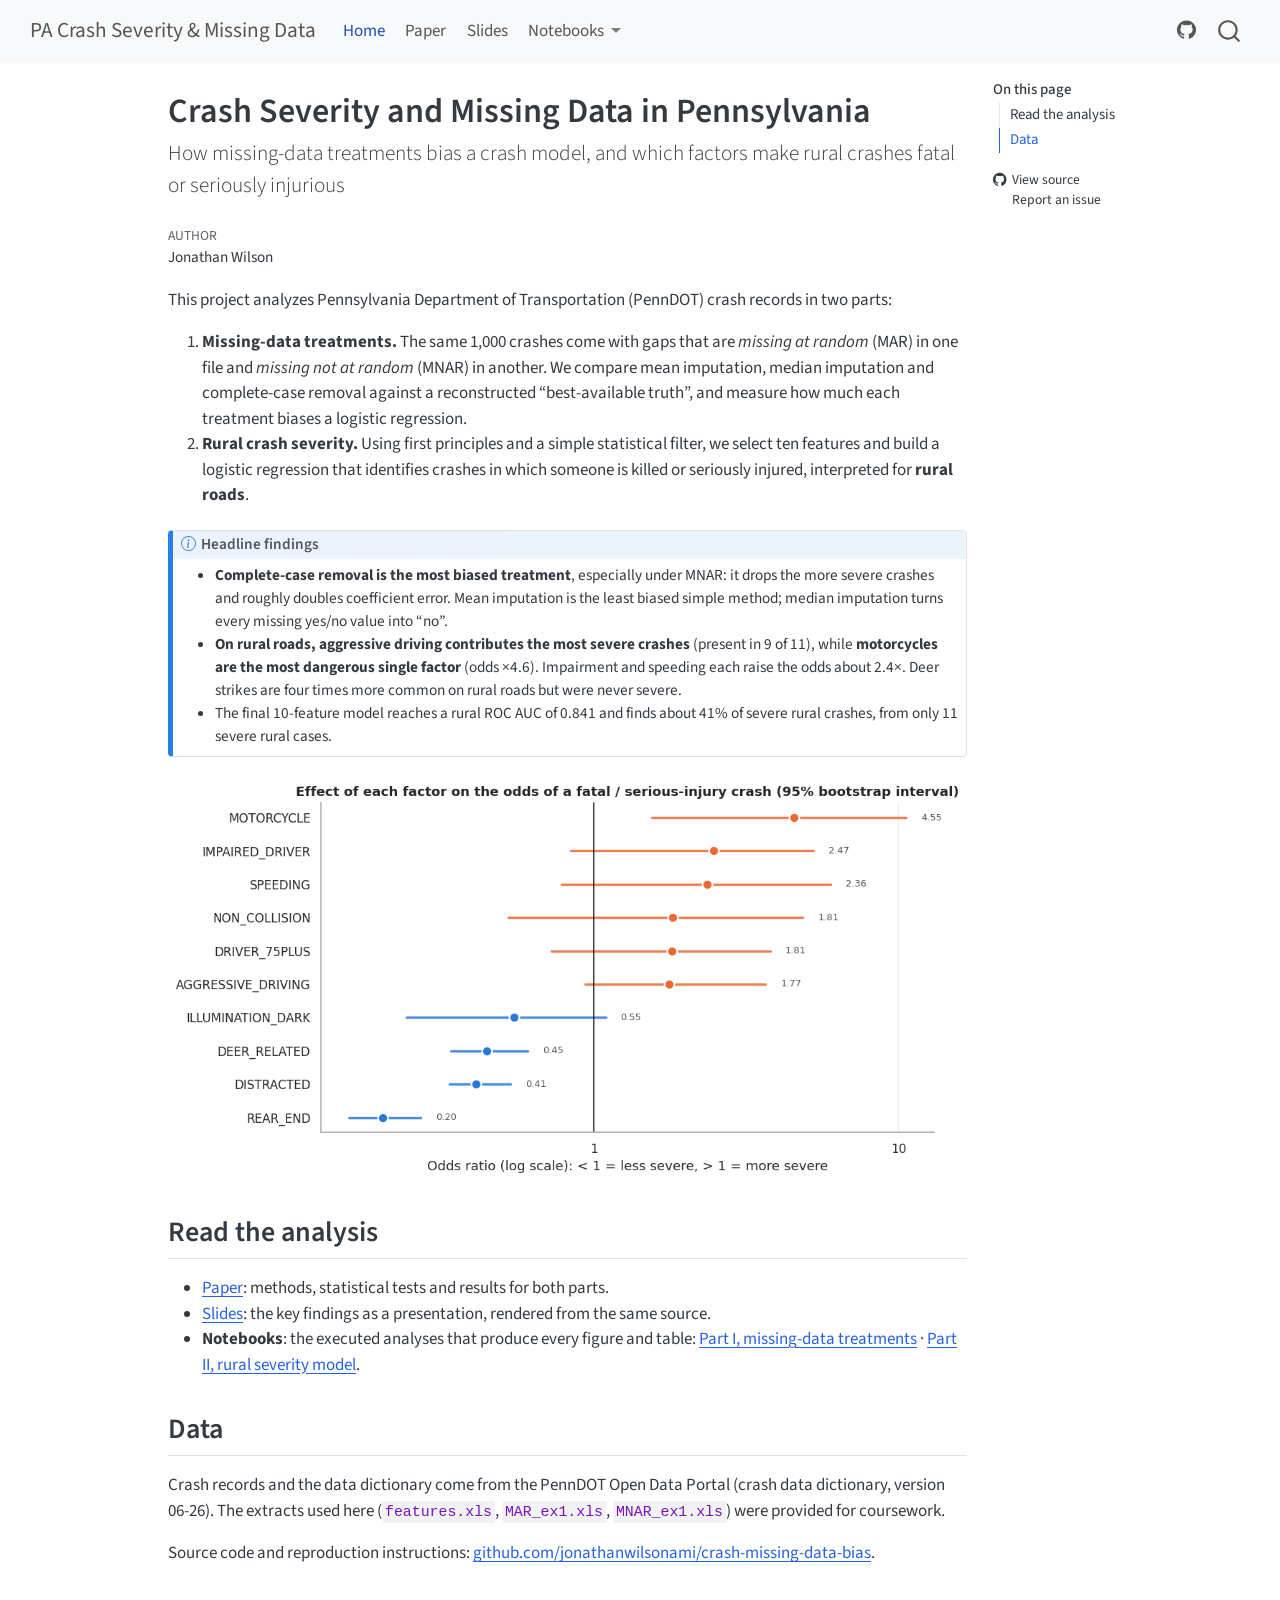
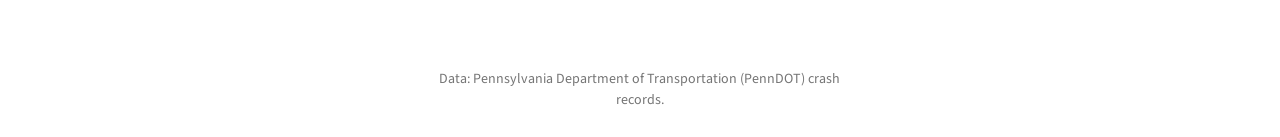
<file: index.html>
<!DOCTYPE html>
<html xmlns="http://www.w3.org/1999/xhtml" lang="en" xml:lang="en"><head>

<meta charset="utf-8">
<meta name="generator" content="quarto-1.8.26">

<meta name="viewport" content="width=device-width, initial-scale=1.0, user-scalable=yes">

<meta name="author" content="Jonathan Wilson">

<title>Crash Severity and Missing Data in Pennsylvania – PA Crash Severity &amp; Missing Data</title>
<style>
code{white-space: pre-wrap;}
span.smallcaps{font-variant: small-caps;}
div.columns{display: flex; gap: min(4vw, 1.5em);}
div.column{flex: auto; overflow-x: auto;}
div.hanging-indent{margin-left: 1.5em; text-indent: -1.5em;}
ul.task-list{list-style: none;}
ul.task-list li input[type="checkbox"] {
  width: 0.8em;
  margin: 0 0.8em 0.2em -1em; /* quarto-specific, see https://github.com/quarto-dev/quarto-cli/issues/4556 */ 
  vertical-align: middle;
}
</style>


<script src="site_libs/quarto-nav/quarto-nav.js"></script>
<script src="site_libs/quarto-nav/headroom.min.js"></script>
<script src="site_libs/clipboard/clipboard.min.js"></script>
<script src="site_libs/quarto-search/autocomplete.umd.js"></script>
<script src="site_libs/quarto-search/fuse.min.js"></script>
<script src="site_libs/quarto-search/quarto-search.js"></script>
<meta name="quarto:offset" content="./">
<script src="site_libs/quarto-html/quarto.js" type="module"></script>
<script src="site_libs/quarto-html/tabsets/tabsets.js" type="module"></script>
<script src="site_libs/quarto-html/axe/axe-check.js" type="module"></script>
<script src="site_libs/quarto-html/popper.min.js"></script>
<script src="site_libs/quarto-html/tippy.umd.min.js"></script>
<script src="site_libs/quarto-html/anchor.min.js"></script>
<link href="site_libs/quarto-html/tippy.css" rel="stylesheet">
<link href="site_libs/quarto-html/quarto-syntax-highlighting-587c61ba64f3a5504c4d52d930310e48.css" rel="stylesheet" id="quarto-text-highlighting-styles">
<script src="site_libs/bootstrap/bootstrap.min.js"></script>
<link href="site_libs/bootstrap/bootstrap-icons.css" rel="stylesheet">
<link href="site_libs/bootstrap/bootstrap-ceaa104d35ef12004d771d89dac4dd97.min.css" rel="stylesheet" append-hash="true" id="quarto-bootstrap" data-mode="light">
<script id="quarto-search-options" type="application/json">{
  "location": "navbar",
  "copy-button": false,
  "collapse-after": 3,
  "panel-placement": "end",
  "type": "overlay",
  "limit": 50,
  "keyboard-shortcut": [
    "f",
    "/",
    "s"
  ],
  "show-item-context": false,
  "language": {
    "search-no-results-text": "No results",
    "search-matching-documents-text": "matching documents",
    "search-copy-link-title": "Copy link to search",
    "search-hide-matches-text": "Hide additional matches",
    "search-more-match-text": "more match in this document",
    "search-more-matches-text": "more matches in this document",
    "search-clear-button-title": "Clear",
    "search-text-placeholder": "",
    "search-detached-cancel-button-title": "Cancel",
    "search-submit-button-title": "Submit",
    "search-label": "Search"
  }
}</script>


<link rel="stylesheet" href="styles.css">
</head>

<body class="nav-fixed quarto-light">

<div id="quarto-search-results"></div>
  <header id="quarto-header" class="headroom fixed-top">
    <nav class="navbar navbar-expand-lg " data-bs-theme="dark">
      <div class="navbar-container container-fluid">
      <div class="navbar-brand-container mx-auto">
    <a class="navbar-brand" href="./index.html">
    <span class="navbar-title">PA Crash Severity &amp; Missing Data</span>
    </a>
  </div>
            <div id="quarto-search" class="" title="Search"></div>
          <button class="navbar-toggler" type="button" data-bs-toggle="collapse" data-bs-target="#navbarCollapse" aria-controls="navbarCollapse" role="menu" aria-expanded="false" aria-label="Toggle navigation" onclick="if (window.quartoToggleHeadroom) { window.quartoToggleHeadroom(); }">
  <span class="navbar-toggler-icon"></span>
</button>
          <div class="collapse navbar-collapse" id="navbarCollapse">
            <ul class="navbar-nav navbar-nav-scroll me-auto">
  <li class="nav-item">
    <a class="nav-link active" href="./index.html" aria-current="page"> 
<span class="menu-text">Home</span></a>
  </li>  
  <li class="nav-item">
    <a class="nav-link" href="./paper.html"> 
<span class="menu-text">Paper</span></a>
  </li>  
  <li class="nav-item">
    <a class="nav-link" href="./paper-slides.html"> 
<span class="menu-text">Slides</span></a>
  </li>  
  <li class="nav-item dropdown ">
    <a class="nav-link dropdown-toggle" href="#" id="nav-menu-notebooks" role="link" data-bs-toggle="dropdown" aria-expanded="false">
 <span class="menu-text">Notebooks</span>
    </a>
    <ul class="dropdown-menu" aria-labelledby="nav-menu-notebooks">    
        <li>
    <a class="dropdown-item" href="./notebook-missing-data.html">
 <span class="dropdown-text">Part I: Missing-data treatments</span></a>
  </li>  
        <li>
    <a class="dropdown-item" href="./notebook-rural-model.html">
 <span class="dropdown-text">Part II: Rural severity model</span></a>
  </li>  
    </ul>
  </li>
</ul>
            <ul class="navbar-nav navbar-nav-scroll ms-auto">
  <li class="nav-item compact">
    <a class="nav-link" href="https://github.com/jonathanwilsonami/crash-missing-data-bias"> <i class="bi bi-github" role="img">
</i> 
<span class="menu-text"></span></a>
  </li>  
</ul>
          </div> <!-- /navcollapse -->
            <div class="quarto-navbar-tools">
</div>
      </div> <!-- /container-fluid -->
    </nav>
</header>
<!-- content -->
<div id="quarto-content" class="quarto-container page-columns page-rows-contents page-layout-article page-navbar">
<!-- sidebar -->
<!-- margin-sidebar -->
    <div id="quarto-margin-sidebar" class="sidebar margin-sidebar">
        <nav id="TOC" role="doc-toc" class="toc-active">
    <h2 id="toc-title">On this page</h2>
   
  <ul>
  <li><a href="#read-the-analysis" id="toc-read-the-analysis" class="nav-link active" data-scroll-target="#read-the-analysis">Read the analysis</a></li>
  <li><a href="#data" id="toc-data" class="nav-link" data-scroll-target="#data">Data</a></li>
  </ul>
<div class="toc-actions"><ul><li><a href="https://github.com/jonathanwilsonami/crash-missing-data-bias/blob/main/index.qmd" class="toc-action"><i class="bi bi-github"></i>View source</a></li><li><a href="https://github.com/jonathanwilsonami/crash-missing-data-bias/issues/new" class="toc-action"><i class="bi empty"></i>Report an issue</a></li></ul></div></nav>
    </div>
<!-- main -->
<main class="content" id="quarto-document-content">

<header id="title-block-header" class="quarto-title-block default">
<div class="quarto-title">
<h1 class="title">Crash Severity and Missing Data in Pennsylvania</h1>
<p class="subtitle lead">How missing-data treatments bias a crash model, and which factors make rural crashes fatal or seriously injurious</p>
</div>



<div class="quarto-title-meta">

    <div>
    <div class="quarto-title-meta-heading">Author</div>
    <div class="quarto-title-meta-contents">
             <p>Jonathan Wilson </p>
          </div>
  </div>
    
  
    
  </div>
  


</header>


<p>This project analyzes Pennsylvania Department of Transportation (PennDOT) crash records in two parts:</p>
<ol type="1">
<li><strong>Missing-data treatments.</strong> The same 1,000 crashes come with gaps that are <em>missing at random</em> (MAR) in one file and <em>missing not at random</em> (MNAR) in another. We compare mean imputation, median imputation and complete-case removal against a reconstructed “best-available truth”, and measure how much each treatment biases a logistic regression.</li>
<li><strong>Rural crash severity.</strong> Using first principles and a simple statistical filter, we select ten features and build a logistic regression that identifies crashes in which someone is killed or seriously injured, interpreted for <strong>rural roads</strong>.</li>
</ol>
<div class="callout callout-style-default callout-note callout-titled">
<div class="callout-header d-flex align-content-center">
<div class="callout-icon-container">
<i class="callout-icon"></i>
</div>
<div class="callout-title-container flex-fill">
<span class="screen-reader-only">Note</span>Headline findings
</div>
</div>
<div class="callout-body-container callout-body">
<ul>
<li><strong>Complete-case removal is the most biased treatment</strong>, especially under MNAR: it drops the more severe crashes and roughly doubles coefficient error. Mean imputation is the least biased simple method; median imputation turns every missing yes/no value into “no”.</li>
<li><strong>On rural roads, aggressive driving contributes the most severe crashes</strong> (present in 9 of 11), while <strong>motorcycles are the most dangerous single factor</strong> (odds ×4.6). Impairment and speeding each raise the odds about 2.4×. Deer strikes are four times more common on rural roads but were never severe.</li>
<li>The final 10-feature model reaches a rural ROC AUC of 0.841 and finds about 41% of severe rural crashes, from only 11 severe rural cases.</li>
</ul>
</div>
</div>
<p><img src="assets/figures/fig-rs-odds-ratios.png" class="img-fluid" alt="Odds ratios with 95% bootstrap intervals for the ten selected crash factors. Motorcycle, impaired driver and speeding raise the odds of a severe crash; rear-end, distracted, deer-related and dark conditions lower it."></p>
<section id="read-the-analysis" class="level2">
<h2 class="anchored" data-anchor-id="read-the-analysis">Read the analysis</h2>
<ul>
<li><strong><a href="./paper.html">Paper</a></strong>: methods, statistical tests and results for both parts.</li>
<li><strong><a href="paper-slides.html">Slides</a></strong>: the key findings as a presentation, rendered from the same source.</li>
<li><strong>Notebooks</strong>: the executed analyses that produce every figure and table: <a href="notebook-missing-data.html">Part I, missing-data treatments</a> · <a href="notebook-rural-model.html">Part II, rural severity model</a>.</li>
</ul>
</section>
<section id="data" class="level2">
<h2 class="anchored" data-anchor-id="data">Data</h2>
<p>Crash records and the data dictionary come from the PennDOT Open Data Portal (crash data dictionary, version 06-26). The extracts used here (<code>features.xls</code>, <code>MAR_ex1.xls</code>, <code>MNAR_ex1.xls</code>) were provided for coursework.</p>
<p>Source code and reproduction instructions: <a href="https://github.com/jonathanwilsonami/crash-missing-data-bias">github.com/jonathanwilsonami/crash-missing-data-bias</a>.</p>


</section>

</main> <!-- /main -->
<script id="quarto-html-after-body" type="application/javascript">
  window.document.addEventListener("DOMContentLoaded", function (event) {
    const icon = "";
    const anchorJS = new window.AnchorJS();
    anchorJS.options = {
      placement: 'right',
      icon: icon
    };
    anchorJS.add('.anchored');
    const isCodeAnnotation = (el) => {
      for (const clz of el.classList) {
        if (clz.startsWith('code-annotation-')) {                     
          return true;
        }
      }
      return false;
    }
    const onCopySuccess = function(e) {
      // button target
      const button = e.trigger;
      // don't keep focus
      button.blur();
      // flash "checked"
      button.classList.add('code-copy-button-checked');
      var currentTitle = button.getAttribute("title");
      button.setAttribute("title", "Copied!");
      let tooltip;
      if (window.bootstrap) {
        button.setAttribute("data-bs-toggle", "tooltip");
        button.setAttribute("data-bs-placement", "left");
        button.setAttribute("data-bs-title", "Copied!");
        tooltip = new bootstrap.Tooltip(button, 
          { trigger: "manual", 
            customClass: "code-copy-button-tooltip",
            offset: [0, -8]});
        tooltip.show();    
      }
      setTimeout(function() {
        if (tooltip) {
          tooltip.hide();
          button.removeAttribute("data-bs-title");
          button.removeAttribute("data-bs-toggle");
          button.removeAttribute("data-bs-placement");
        }
        button.setAttribute("title", currentTitle);
        button.classList.remove('code-copy-button-checked');
      }, 1000);
      // clear code selection
      e.clearSelection();
    }
    const getTextToCopy = function(trigger) {
      const outerScaffold = trigger.parentElement.cloneNode(true);
      const codeEl = outerScaffold.querySelector('code');
      for (const childEl of codeEl.children) {
        if (isCodeAnnotation(childEl)) {
          childEl.remove();
        }
      }
      return codeEl.innerText;
    }
    const clipboard = new window.ClipboardJS('.code-copy-button:not([data-in-quarto-modal])', {
      text: getTextToCopy
    });
    clipboard.on('success', onCopySuccess);
    if (window.document.getElementById('quarto-embedded-source-code-modal')) {
      const clipboardModal = new window.ClipboardJS('.code-copy-button[data-in-quarto-modal]', {
        text: getTextToCopy,
        container: window.document.getElementById('quarto-embedded-source-code-modal')
      });
      clipboardModal.on('success', onCopySuccess);
    }
      var localhostRegex = new RegExp(/^(?:http|https):\/\/localhost\:?[0-9]*\//);
      var mailtoRegex = new RegExp(/^mailto:/);
        var filterRegex = new RegExp("https:\/\/jonathanwilsonami\.github\.io\/crash-missing-data-bias\/");
      var isInternal = (href) => {
          return filterRegex.test(href) || localhostRegex.test(href) || mailtoRegex.test(href);
      }
      // Inspect non-navigation links and adorn them if external
     var links = window.document.querySelectorAll('a[href]:not(.nav-link):not(.navbar-brand):not(.toc-action):not(.sidebar-link):not(.sidebar-item-toggle):not(.pagination-link):not(.no-external):not([aria-hidden]):not(.dropdown-item):not(.quarto-navigation-tool):not(.about-link)');
      for (var i=0; i<links.length; i++) {
        const link = links[i];
        if (!isInternal(link.href)) {
          // undo the damage that might have been done by quarto-nav.js in the case of
          // links that we want to consider external
          if (link.dataset.originalHref !== undefined) {
            link.href = link.dataset.originalHref;
          }
        }
      }
    function tippyHover(el, contentFn, onTriggerFn, onUntriggerFn) {
      const config = {
        allowHTML: true,
        maxWidth: 500,
        delay: 100,
        arrow: false,
        appendTo: function(el) {
            return el.parentElement;
        },
        interactive: true,
        interactiveBorder: 10,
        theme: 'quarto',
        placement: 'bottom-start',
      };
      if (contentFn) {
        config.content = contentFn;
      }
      if (onTriggerFn) {
        config.onTrigger = onTriggerFn;
      }
      if (onUntriggerFn) {
        config.onUntrigger = onUntriggerFn;
      }
      window.tippy(el, config); 
    }
    const noterefs = window.document.querySelectorAll('a[role="doc-noteref"]');
    for (var i=0; i<noterefs.length; i++) {
      const ref = noterefs[i];
      tippyHover(ref, function() {
        // use id or data attribute instead here
        let href = ref.getAttribute('data-footnote-href') || ref.getAttribute('href');
        try { href = new URL(href).hash; } catch {}
        const id = href.replace(/^#\/?/, "");
        const note = window.document.getElementById(id);
        if (note) {
          return note.innerHTML;
        } else {
          return "";
        }
      });
    }
    const xrefs = window.document.querySelectorAll('a.quarto-xref');
    const processXRef = (id, note) => {
      // Strip column container classes
      const stripColumnClz = (el) => {
        el.classList.remove("page-full", "page-columns");
        if (el.children) {
          for (const child of el.children) {
            stripColumnClz(child);
          }
        }
      }
      stripColumnClz(note)
      if (id === null || id.startsWith('sec-')) {
        // Special case sections, only their first couple elements
        const container = document.createElement("div");
        if (note.children && note.children.length > 2) {
          container.appendChild(note.children[0].cloneNode(true));
          for (let i = 1; i < note.children.length; i++) {
            const child = note.children[i];
            if (child.tagName === "P" && child.innerText === "") {
              continue;
            } else {
              container.appendChild(child.cloneNode(true));
              break;
            }
          }
          if (window.Quarto?.typesetMath) {
            window.Quarto.typesetMath(container);
          }
          return container.innerHTML
        } else {
          if (window.Quarto?.typesetMath) {
            window.Quarto.typesetMath(note);
          }
          return note.innerHTML;
        }
      } else {
        // Remove any anchor links if they are present
        const anchorLink = note.querySelector('a.anchorjs-link');
        if (anchorLink) {
          anchorLink.remove();
        }
        if (window.Quarto?.typesetMath) {
          window.Quarto.typesetMath(note);
        }
        if (note.classList.contains("callout")) {
          return note.outerHTML;
        } else {
          return note.innerHTML;
        }
      }
    }
    for (var i=0; i<xrefs.length; i++) {
      const xref = xrefs[i];
      tippyHover(xref, undefined, function(instance) {
        instance.disable();
        let url = xref.getAttribute('href');
        let hash = undefined; 
        if (url.startsWith('#')) {
          hash = url;
        } else {
          try { hash = new URL(url).hash; } catch {}
        }
        if (hash) {
          const id = hash.replace(/^#\/?/, "");
          const note = window.document.getElementById(id);
          if (note !== null) {
            try {
              const html = processXRef(id, note.cloneNode(true));
              instance.setContent(html);
            } finally {
              instance.enable();
              instance.show();
            }
          } else {
            // See if we can fetch this
            fetch(url.split('#')[0])
            .then(res => res.text())
            .then(html => {
              const parser = new DOMParser();
              const htmlDoc = parser.parseFromString(html, "text/html");
              const note = htmlDoc.getElementById(id);
              if (note !== null) {
                const html = processXRef(id, note);
                instance.setContent(html);
              } 
            }).finally(() => {
              instance.enable();
              instance.show();
            });
          }
        } else {
          // See if we can fetch a full url (with no hash to target)
          // This is a special case and we should probably do some content thinning / targeting
          fetch(url)
          .then(res => res.text())
          .then(html => {
            const parser = new DOMParser();
            const htmlDoc = parser.parseFromString(html, "text/html");
            const note = htmlDoc.querySelector('main.content');
            if (note !== null) {
              // This should only happen for chapter cross references
              // (since there is no id in the URL)
              // remove the first header
              if (note.children.length > 0 && note.children[0].tagName === "HEADER") {
                note.children[0].remove();
              }
              const html = processXRef(null, note);
              instance.setContent(html);
            } 
          }).finally(() => {
            instance.enable();
            instance.show();
          });
        }
      }, function(instance) {
      });
    }
        let selectedAnnoteEl;
        const selectorForAnnotation = ( cell, annotation) => {
          let cellAttr = 'data-code-cell="' + cell + '"';
          let lineAttr = 'data-code-annotation="' +  annotation + '"';
          const selector = 'span[' + cellAttr + '][' + lineAttr + ']';
          return selector;
        }
        const selectCodeLines = (annoteEl) => {
          const doc = window.document;
          const targetCell = annoteEl.getAttribute("data-target-cell");
          const targetAnnotation = annoteEl.getAttribute("data-target-annotation");
          const annoteSpan = window.document.querySelector(selectorForAnnotation(targetCell, targetAnnotation));
          const lines = annoteSpan.getAttribute("data-code-lines").split(",");
          const lineIds = lines.map((line) => {
            return targetCell + "-" + line;
          })
          let top = null;
          let height = null;
          let parent = null;
          if (lineIds.length > 0) {
              //compute the position of the single el (top and bottom and make a div)
              const el = window.document.getElementById(lineIds[0]);
              top = el.offsetTop;
              height = el.offsetHeight;
              parent = el.parentElement.parentElement;
            if (lineIds.length > 1) {
              const lastEl = window.document.getElementById(lineIds[lineIds.length - 1]);
              const bottom = lastEl.offsetTop + lastEl.offsetHeight;
              height = bottom - top;
            }
            if (top !== null && height !== null && parent !== null) {
              // cook up a div (if necessary) and position it 
              let div = window.document.getElementById("code-annotation-line-highlight");
              if (div === null) {
                div = window.document.createElement("div");
                div.setAttribute("id", "code-annotation-line-highlight");
                div.style.position = 'absolute';
                parent.appendChild(div);
              }
              div.style.top = top - 2 + "px";
              div.style.height = height + 4 + "px";
              div.style.left = 0;
              let gutterDiv = window.document.getElementById("code-annotation-line-highlight-gutter");
              if (gutterDiv === null) {
                gutterDiv = window.document.createElement("div");
                gutterDiv.setAttribute("id", "code-annotation-line-highlight-gutter");
                gutterDiv.style.position = 'absolute';
                const codeCell = window.document.getElementById(targetCell);
                const gutter = codeCell.querySelector('.code-annotation-gutter');
                gutter.appendChild(gutterDiv);
              }
              gutterDiv.style.top = top - 2 + "px";
              gutterDiv.style.height = height + 4 + "px";
            }
            selectedAnnoteEl = annoteEl;
          }
        };
        const unselectCodeLines = () => {
          const elementsIds = ["code-annotation-line-highlight", "code-annotation-line-highlight-gutter"];
          elementsIds.forEach((elId) => {
            const div = window.document.getElementById(elId);
            if (div) {
              div.remove();
            }
          });
          selectedAnnoteEl = undefined;
        };
          // Handle positioning of the toggle
      window.addEventListener(
        "resize",
        throttle(() => {
          elRect = undefined;
          if (selectedAnnoteEl) {
            selectCodeLines(selectedAnnoteEl);
          }
        }, 10)
      );
      function throttle(fn, ms) {
      let throttle = false;
      let timer;
        return (...args) => {
          if(!throttle) { // first call gets through
              fn.apply(this, args);
              throttle = true;
          } else { // all the others get throttled
              if(timer) clearTimeout(timer); // cancel #2
              timer = setTimeout(() => {
                fn.apply(this, args);
                timer = throttle = false;
              }, ms);
          }
        };
      }
        // Attach click handler to the DT
        const annoteDls = window.document.querySelectorAll('dt[data-target-cell]');
        for (const annoteDlNode of annoteDls) {
          annoteDlNode.addEventListener('click', (event) => {
            const clickedEl = event.target;
            if (clickedEl !== selectedAnnoteEl) {
              unselectCodeLines();
              const activeEl = window.document.querySelector('dt[data-target-cell].code-annotation-active');
              if (activeEl) {
                activeEl.classList.remove('code-annotation-active');
              }
              selectCodeLines(clickedEl);
              clickedEl.classList.add('code-annotation-active');
            } else {
              // Unselect the line
              unselectCodeLines();
              clickedEl.classList.remove('code-annotation-active');
            }
          });
        }
    const findCites = (el) => {
      const parentEl = el.parentElement;
      if (parentEl) {
        const cites = parentEl.dataset.cites;
        if (cites) {
          return {
            el,
            cites: cites.split(' ')
          };
        } else {
          return findCites(el.parentElement)
        }
      } else {
        return undefined;
      }
    };
    var bibliorefs = window.document.querySelectorAll('a[role="doc-biblioref"]');
    for (var i=0; i<bibliorefs.length; i++) {
      const ref = bibliorefs[i];
      const citeInfo = findCites(ref);
      if (citeInfo) {
        tippyHover(citeInfo.el, function() {
          var popup = window.document.createElement('div');
          citeInfo.cites.forEach(function(cite) {
            var citeDiv = window.document.createElement('div');
            citeDiv.classList.add('hanging-indent');
            citeDiv.classList.add('csl-entry');
            var biblioDiv = window.document.getElementById('ref-' + cite);
            if (biblioDiv) {
              citeDiv.innerHTML = biblioDiv.innerHTML;
            }
            popup.appendChild(citeDiv);
          });
          return popup.innerHTML;
        });
      }
    }
  });
  </script>
</div> <!-- /content -->
<footer class="footer">
  <div class="nav-footer">
    <div class="nav-footer-left">
      &nbsp;
    </div>   
    <div class="nav-footer-center">
<p>Data: Pennsylvania Department of Transportation (PennDOT) crash records.</p>
<div class="toc-actions d-sm-block d-md-none"><ul><li><a href="https://github.com/jonathanwilsonami/crash-missing-data-bias/blob/main/index.qmd" class="toc-action"><i class="bi bi-github"></i>View source</a></li><li><a href="https://github.com/jonathanwilsonami/crash-missing-data-bias/issues/new" class="toc-action"><i class="bi empty"></i>Report an issue</a></li></ul></div></div>
    <div class="nav-footer-right">
      &nbsp;
    </div>
  </div>
</footer>




</body></html>
</file>
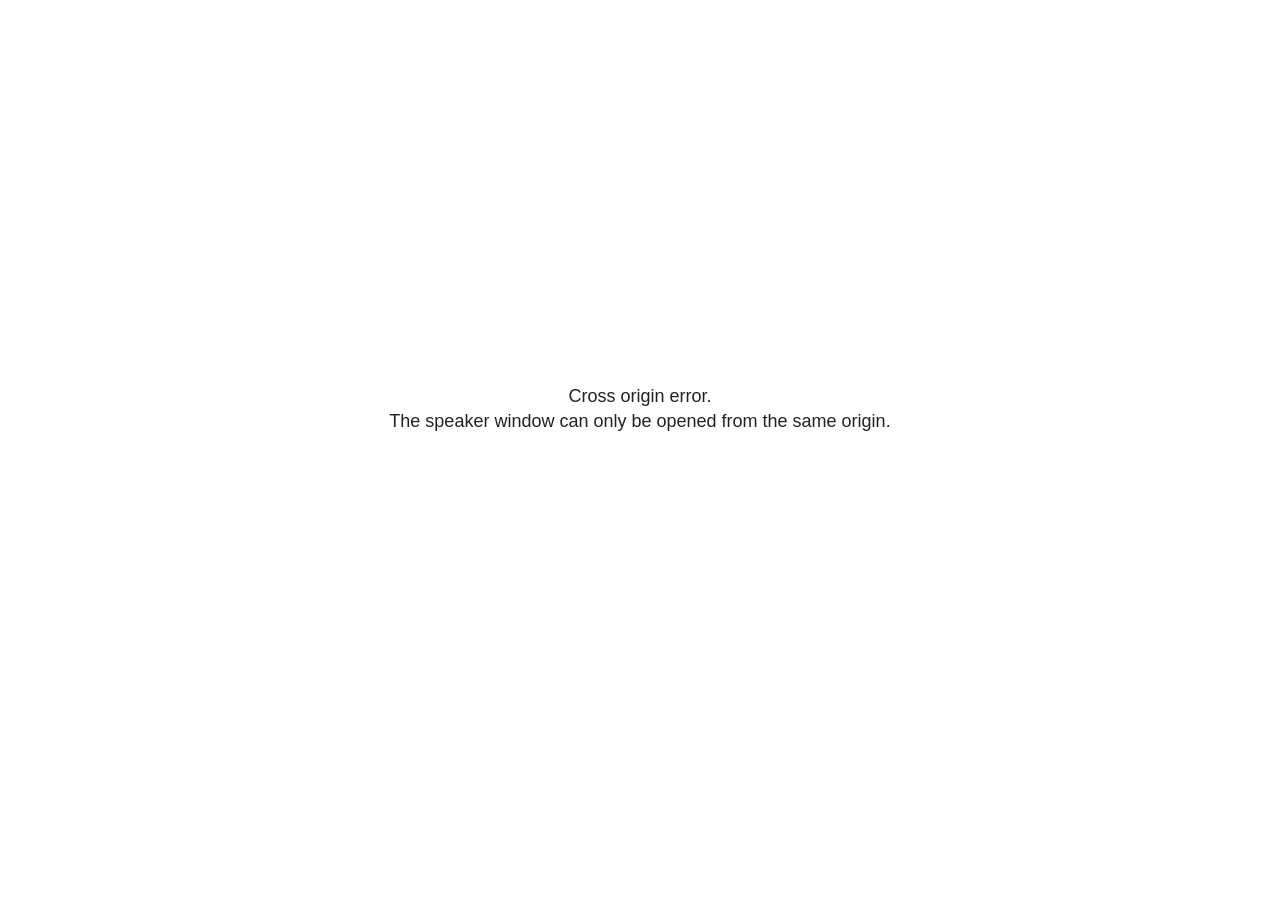
<file: site_libs/revealjs/plugin/notes/speaker-view.html>
<!--
	NOTE: You need to build the notes plugin after making changes to this file.
-->
<html lang="en">
	<head>
		<meta charset="utf-8">

		<title>reveal.js - Speaker View</title>

		<style>
			body {
				font-family: Helvetica;
				font-size: 18px;
			}

			#current-slide,
			#upcoming-slide,
			#speaker-controls {
				padding: 6px;
				box-sizing: border-box;
				-moz-box-sizing: border-box;
			}

			#current-slide iframe,
			#upcoming-slide iframe {
				width: 100%;
				height: 100%;
				border: 1px solid #ddd;
			}

			#current-slide .label,
			#upcoming-slide .label {
				position: absolute;
				top: 10px;
				left: 10px;
				z-index: 2;
			}

			#connection-status {
				position: absolute;
				top: 0;
				left: 0;
				width: 100%;
				height: 100%;
				z-index: 20;
				padding: 30% 20% 20% 20%;
				font-size: 18px;
				color: #222;
				background: #fff;
				text-align: center;
				box-sizing: border-box;
				line-height: 1.4;
			}

			.overlay-element {
				height: 34px;
				line-height: 34px;
				padding: 0 10px;
				text-shadow: none;
				background: rgba( 220, 220, 220, 0.8 );
				color: #222;
				font-size: 14px;
			}

			.overlay-element.interactive:hover {
				background: rgba( 220, 220, 220, 1 );
			}

			#current-slide {
				position: absolute;
				width: 60%;
				height: 100%;
				top: 0;
				left: 0;
				padding-right: 0;
			}

			#upcoming-slide {
				position: absolute;
				width: 40%;
				height: 40%;
				right: 0;
				top: 0;
			}

			/* Speaker controls */
			#speaker-controls {
				position: absolute;
				top: 40%;
				right: 0;
				width: 40%;
				height: 60%;
				overflow: auto;
				font-size: 18px;
			}

				.speaker-controls-time.hidden,
				.speaker-controls-notes.hidden {
					display: none;
				}

				.speaker-controls-time .label,
				.speaker-controls-pace .label,
				.speaker-controls-notes .label {
					text-transform: uppercase;
					font-weight: normal;
					font-size: 0.66em;
					color: #666;
					margin: 0;
				}

				.speaker-controls-time, .speaker-controls-pace {
					border-bottom: 1px solid rgba( 200, 200, 200, 0.5 );
					margin-bottom: 10px;
					padding: 10px 16px;
					padding-bottom: 20px;
					cursor: pointer;
				}

				.speaker-controls-time .reset-button {
					opacity: 0;
					float: right;
					color: #666;
					text-decoration: none;
				}
				.speaker-controls-time:hover .reset-button {
					opacity: 1;
				}

				.speaker-controls-time .timer,
				.speaker-controls-time .clock {
					width: 50%;
				}

				.speaker-controls-time .timer,
				.speaker-controls-time .clock,
				.speaker-controls-time .pacing .hours-value,
				.speaker-controls-time .pacing .minutes-value,
				.speaker-controls-time .pacing .seconds-value {
					font-size: 1.9em;
				}

				.speaker-controls-time .timer {
					float: left;
				}

				.speaker-controls-time .clock {
					float: right;
					text-align: right;
				}

				.speaker-controls-time span.mute {
					opacity: 0.3;
				}

				.speaker-controls-time .pacing-title {
					margin-top: 5px;
				}

				.speaker-controls-time .pacing.ahead {
					color: blue;
				}

				.speaker-controls-time .pacing.on-track {
					color: green;
				}

				.speaker-controls-time .pacing.behind {
					color: red;
				}

				.speaker-controls-notes {
					padding: 10px 16px;
				}

				.speaker-controls-notes .value {
					margin-top: 5px;
					line-height: 1.4;
					font-size: 1.2em;
				}

			/* Layout selector */
			#speaker-layout {
				position: absolute;
				top: 10px;
				right: 10px;
				color: #222;
				z-index: 10;
			}
				#speaker-layout select {
					position: absolute;
					width: 100%;
					height: 100%;
					top: 0;
					left: 0;
					border: 0;
					box-shadow: 0;
					cursor: pointer;
					opacity: 0;

					font-size: 1em;
					background-color: transparent;

					-moz-appearance: none;
					-webkit-appearance: none;
					-webkit-tap-highlight-color: rgba(0, 0, 0, 0);
				}

				#speaker-layout select:focus {
					outline: none;
					box-shadow: none;
				}

			.clear {
				clear: both;
			}

			/* Speaker layout: Wide */
			body[data-speaker-layout="wide"] #current-slide,
			body[data-speaker-layout="wide"] #upcoming-slide {
				width: 50%;
				height: 45%;
				padding: 6px;
			}

			body[data-speaker-layout="wide"] #current-slide {
				top: 0;
				left: 0;
			}

			body[data-speaker-layout="wide"] #upcoming-slide {
				top: 0;
				left: 50%;
			}

			body[data-speaker-layout="wide"] #speaker-controls {
				top: 45%;
				left: 0;
				width: 100%;
				height: 50%;
				font-size: 1.25em;
			}

			/* Speaker layout: Tall */
			body[data-speaker-layout="tall"] #current-slide,
			body[data-speaker-layout="tall"] #upcoming-slide {
				width: 45%;
				height: 50%;
				padding: 6px;
			}

			body[data-speaker-layout="tall"] #current-slide {
				top: 0;
				left: 0;
			}

			body[data-speaker-layout="tall"] #upcoming-slide {
				top: 50%;
				left: 0;
			}

			body[data-speaker-layout="tall"] #speaker-controls {
				padding-top: 40px;
				top: 0;
				left: 45%;
				width: 55%;
				height: 100%;
				font-size: 1.25em;
			}

			/* Speaker layout: Notes only */
			body[data-speaker-layout="notes-only"] #current-slide,
			body[data-speaker-layout="notes-only"] #upcoming-slide {
				display: none;
			}

			body[data-speaker-layout="notes-only"] #speaker-controls {
				padding-top: 40px;
				top: 0;
				left: 0;
				width: 100%;
				height: 100%;
				font-size: 1.25em;
			}

			@media screen and (max-width: 1080px) {
				body[data-speaker-layout="default"] #speaker-controls {
					font-size: 16px;
				}
			}

			@media screen and (max-width: 900px) {
				body[data-speaker-layout="default"] #speaker-controls {
					font-size: 14px;
				}
			}

			@media screen and (max-width: 800px) {
				body[data-speaker-layout="default"] #speaker-controls {
					font-size: 12px;
				}
			}

		</style>
	</head>

	<body>

		<div id="connection-status">Loading speaker view...</div>

		<div id="current-slide"></div>
		<div id="upcoming-slide"><span class="overlay-element label">Upcoming</span></div>
		<div id="speaker-controls">
			<div class="speaker-controls-time">
				<h4 class="label">Time <span class="reset-button">Click to Reset</span></h4>
				<div class="clock">
					<span class="clock-value">0:00 AM</span>
				</div>
				<div class="timer">
					<span class="hours-value">00</span><span class="minutes-value">:00</span><span class="seconds-value">:00</span>
				</div>
				<div class="clear"></div>

				<h4 class="label pacing-title" style="display: none">Pacing – Time to finish current slide</h4>
				<div class="pacing" style="display: none">
					<span class="hours-value">00</span><span class="minutes-value">:00</span><span class="seconds-value">:00</span>
				</div>
			</div>

			<div class="speaker-controls-notes hidden">
				<h4 class="label">Notes</h4>
				<div class="value"></div>
			</div>
		</div>
		<div id="speaker-layout" class="overlay-element interactive">
			<span class="speaker-layout-label"></span>
			<select class="speaker-layout-dropdown"></select>
		</div>

		<script>

			(function() {

				var notes,
					notesValue,
					currentState,
					currentSlide,
					upcomingSlide,
					layoutLabel,
					layoutDropdown,
					pendingCalls = {},
					lastRevealApiCallId = 0,
					connected = false

				var connectionStatus = document.querySelector( '#connection-status' );

				var SPEAKER_LAYOUTS = {
					'default': 'Default',
					'wide': 'Wide',
					'tall': 'Tall',
					'notes-only': 'Notes only'
				};

				setupLayout();

				let openerOrigin;

				try {
					openerOrigin = window.opener.location.origin;
				}
				catch ( error ) { console.warn( error ) }

				// In order to prevent XSS, the speaker view will only run if its
				// opener has the same origin as itself
				if( window.location.origin !== openerOrigin ) {
					connectionStatus.innerHTML = 'Cross origin error.<br>The speaker window can only be opened from the same origin.';
					return;
				}

				var connectionTimeout = setTimeout( function() {
					connectionStatus.innerHTML = 'Error connecting to main window.<br>Please try closing and reopening the speaker view.';
				}, 5000 );

				window.addEventListener( 'message', function( event ) {

					// Validate the origin of all messages to avoid parsing messages
					// that aren't meant for us. Ignore when running off file:// so
					// that the speaker view continues to work without a web server.
					if( window.location.origin !== event.origin && window.location.origin !== 'file://' ) {
						return
					}

					clearTimeout( connectionTimeout );
					connectionStatus.style.display = 'none';

					var data = JSON.parse( event.data );

					// The overview mode is only useful to the reveal.js instance
					// where navigation occurs so we don't sync it
					if( data.state ) delete data.state.overview;

					// Messages sent by the notes plugin inside of the main window
					if( data && data.namespace === 'reveal-notes' ) {
						if( data.type === 'connect' ) {
							handleConnectMessage( data );
						}
						else if( data.type === 'state' ) {
							handleStateMessage( data );
						}
						else if( data.type === 'return' ) {
							pendingCalls[data.callId](data.result);
							delete pendingCalls[data.callId];
						}
					}
					// Messages sent by the reveal.js inside of the current slide preview
					else if( data && data.namespace === 'reveal' ) {
						if( /ready/.test( data.eventName ) ) {
							// Send a message back to notify that the handshake is complete
							window.opener.postMessage( JSON.stringify({ namespace: 'reveal-notes', type: 'connected'} ), '*' );
						}
						else if( /slidechanged|fragmentshown|fragmenthidden|paused|resumed/.test( data.eventName ) && currentState !== JSON.stringify( data.state ) ) {

							dispatchStateToMainWindow( data.state );

						}
					}

				} );

				/**
				 * Updates the presentation in the main window to match the state
				 * of the presentation in the notes window.
				 */
				const dispatchStateToMainWindow = debounce(( state ) => {
					window.opener.postMessage( JSON.stringify({ method: 'setState', args: [ state ]} ), '*' );
				}, 500);

				/**
				 * Asynchronously calls the Reveal.js API of the main frame.
				 */
				function callRevealApi( methodName, methodArguments, callback ) {

					var callId = ++lastRevealApiCallId;
					pendingCalls[callId] = callback;
					window.opener.postMessage( JSON.stringify( {
						namespace: 'reveal-notes',
						type: 'call',
						callId: callId,
						methodName: methodName,
						arguments: methodArguments
					} ), '*' );

				}

				/**
				 * Called when the main window is trying to establish a
				 * connection.
				 */
				function handleConnectMessage( data ) {

					if( connected === false ) {
						connected = true;

						setupIframes( data );
						setupKeyboard();
						setupNotes();
						setupTimer();
						setupHeartbeat();
					}

				}

				/**
				 * Called when the main window sends an updated state.
				 */
				function handleStateMessage( data ) {

					// Store the most recently set state to avoid circular loops
					// applying the same state
					currentState = JSON.stringify( data.state );

					// No need for updating the notes in case of fragment changes
					if ( data.notes ) {
						notes.classList.remove( 'hidden' );
						notesValue.style.whiteSpace = data.whitespace;
						if( data.markdown ) {
							notesValue.innerHTML = marked( data.notes );
						}
						else {
							notesValue.innerHTML = data.notes;
						}
					}
					else {
						notes.classList.add( 'hidden' );
					}

					// Update the note slides
					currentSlide.contentWindow.postMessage( JSON.stringify({ method: 'setState', args: [ data.state ] }), '*' );
					upcomingSlide.contentWindow.postMessage( JSON.stringify({ method: 'setState', args: [ data.state ] }), '*' );
					upcomingSlide.contentWindow.postMessage( JSON.stringify({ method: 'next' }), '*' );

				}

				// Limit to max one state update per X ms
				handleStateMessage = debounce( handleStateMessage, 200 );

				/**
				 * Forward keyboard events to the current slide window.
				 * This enables keyboard events to work even if focus
				 * isn't set on the current slide iframe.
				 *
				 * Block F5 default handling, it reloads and disconnects
				 * the speaker notes window.
				 */
				function setupKeyboard() {

					document.addEventListener( 'keydown', function( event ) {
						if( event.keyCode === 116 || ( event.metaKey && event.keyCode === 82 ) ) {
							event.preventDefault();
							return false;
						}
						currentSlide.contentWindow.postMessage( JSON.stringify({ method: 'triggerKey', args: [ event.keyCode ] }), '*' );
					} );

				}

				/**
				 * Creates the preview iframes.
				 */
				function setupIframes( data ) {

					var params = [
						'receiver',
						'progress=false',
						'history=false',
						'transition=none',
						'autoSlide=0',
						'backgroundTransition=none'
					].join( '&' );

					var urlSeparator = /\?/.test(data.url) ? '&' : '?';
					var hash = '#/' + data.state.indexh + '/' + data.state.indexv;
					var currentURL = data.url + urlSeparator + params + '&scrollActivationWidth=false&postMessageEvents=true' + hash;
					var upcomingURL = data.url + urlSeparator + params + '&scrollActivationWidth=false&controls=false' + hash;

					currentSlide = document.createElement( 'iframe' );
					currentSlide.setAttribute( 'width', 1280 );
					currentSlide.setAttribute( 'height', 1024 );
					currentSlide.setAttribute( 'src', currentURL );
					document.querySelector( '#current-slide' ).appendChild( currentSlide );

					upcomingSlide = document.createElement( 'iframe' );
					upcomingSlide.setAttribute( 'width', 640 );
					upcomingSlide.setAttribute( 'height', 512 );
					upcomingSlide.setAttribute( 'src', upcomingURL );
					document.querySelector( '#upcoming-slide' ).appendChild( upcomingSlide );

				}

				/**
				 * Setup the notes UI.
				 */
				function setupNotes() {

					notes = document.querySelector( '.speaker-controls-notes' );
					notesValue = document.querySelector( '.speaker-controls-notes .value' );

				}

				/**
				 * We send out a heartbeat at all times to ensure we can
				 * reconnect with the main presentation window after reloads.
				 */
				function setupHeartbeat() {

					setInterval( () => {
						window.opener.postMessage( JSON.stringify({ namespace: 'reveal-notes', type: 'heartbeat'} ), '*' );
					}, 1000 );

				}

				function getTimings( callback ) {

					callRevealApi( 'getSlidesAttributes', [], function ( slideAttributes ) {
						callRevealApi( 'getConfig', [], function ( config ) {
							var totalTime = config.totalTime;
							var minTimePerSlide = config.minimumTimePerSlide || 0;
							var defaultTiming = config.defaultTiming;
							if ((defaultTiming == null) && (totalTime == null)) {
								callback(null);
								return;
							}
							// Setting totalTime overrides defaultTiming
							if (totalTime) {
								defaultTiming = 0;
							}
							var timings = [];
							for ( var i in slideAttributes ) {
								var slide = slideAttributes[ i ];
								var timing = defaultTiming;
								if( slide.hasOwnProperty( 'data-timing' )) {
									var t = slide[ 'data-timing' ];
									timing = parseInt(t);
									if( isNaN(timing) ) {
										console.warn("Could not parse timing '" + t + "' of slide " + i + "; using default of " + defaultTiming);
										timing = defaultTiming;
									}
								}
								timings.push(timing);
							}
							if ( totalTime ) {
								// After we've allocated time to individual slides, we summarize it and
								// subtract it from the total time
								var remainingTime = totalTime - timings.reduce( function(a, b) { return a + b; }, 0 );
								// The remaining time is divided by the number of slides that have 0 seconds
								// allocated at the moment, giving the average time-per-slide on the remaining slides
								var remainingSlides = (timings.filter( function(x) { return x == 0 }) ).length
								var timePerSlide = Math.round( remainingTime / remainingSlides, 0 )
								// And now we replace every zero-value timing with that average
								timings = timings.map( function(x) { return (x==0 ? timePerSlide : x) } );
							}
							var slidesUnderMinimum = timings.filter( function(x) { return (x < minTimePerSlide) } ).length
							if ( slidesUnderMinimum ) {
								message = "The pacing time for " + slidesUnderMinimum + " slide(s) is under the configured minimum of " + minTimePerSlide + " seconds. Check the data-timing attribute on individual slides, or consider increasing the totalTime or minimumTimePerSlide configuration options (or removing some slides).";
								alert(message);
							}
							callback( timings );
						} );
					} );

				}

				/**
				 * Return the number of seconds allocated for presenting
				 * all slides up to and including this one.
				 */
				function getTimeAllocated( timings, callback ) {

					callRevealApi( 'getSlidePastCount', [], function ( currentSlide ) {
						var allocated = 0;
						for (var i in timings.slice(0, currentSlide + 1)) {
							allocated += timings[i];
						}
						callback( allocated );
					} );

				}

				/**
				 * Create the timer and clock and start updating them
				 * at an interval.
				 */
				function setupTimer() {

					var start = new Date(),
					timeEl = document.querySelector( '.speaker-controls-time' ),
					clockEl = timeEl.querySelector( '.clock-value' ),
					hoursEl = timeEl.querySelector( '.hours-value' ),
					minutesEl = timeEl.querySelector( '.minutes-value' ),
					secondsEl = timeEl.querySelector( '.seconds-value' ),
					pacingTitleEl = timeEl.querySelector( '.pacing-title' ),
					pacingEl = timeEl.querySelector( '.pacing' ),
					pacingHoursEl = pacingEl.querySelector( '.hours-value' ),
					pacingMinutesEl = pacingEl.querySelector( '.minutes-value' ),
					pacingSecondsEl = pacingEl.querySelector( '.seconds-value' );

					var timings = null;
					getTimings( function ( _timings ) {

						timings = _timings;
						if (_timings !== null) {
							pacingTitleEl.style.removeProperty('display');
							pacingEl.style.removeProperty('display');
						}

						// Update once directly
						_updateTimer();

						// Then update every second
						setInterval( _updateTimer, 1000 );

					} );


					function _resetTimer() {

						if (timings == null) {
							start = new Date();
							_updateTimer();
						}
						else {
							// Reset timer to beginning of current slide
							getTimeAllocated( timings, function ( slideEndTimingSeconds ) {
								var slideEndTiming = slideEndTimingSeconds * 1000;
								callRevealApi( 'getSlidePastCount', [], function ( currentSlide ) {
									var currentSlideTiming = timings[currentSlide] * 1000;
									var previousSlidesTiming = slideEndTiming - currentSlideTiming;
									var now = new Date();
									start = new Date(now.getTime() - previousSlidesTiming);
									_updateTimer();
								} );
							} );
						}

					}

					timeEl.addEventListener( 'click', function() {
						_resetTimer();
						return false;
					} );

					function _displayTime( hrEl, minEl, secEl, time) {

						var sign = Math.sign(time) == -1 ? "-" : "";
						time = Math.abs(Math.round(time / 1000));
						var seconds = time % 60;
						var minutes = Math.floor( time / 60 ) % 60 ;
						var hours = Math.floor( time / ( 60 * 60 )) ;
						hrEl.innerHTML = sign + zeroPadInteger( hours );
						if (hours == 0) {
							hrEl.classList.add( 'mute' );
						}
						else {
							hrEl.classList.remove( 'mute' );
						}
						minEl.innerHTML = ':' + zeroPadInteger( minutes );
						if (hours == 0 && minutes == 0) {
							minEl.classList.add( 'mute' );
						}
						else {
							minEl.classList.remove( 'mute' );
						}
						secEl.innerHTML = ':' + zeroPadInteger( seconds );
					}

					function _updateTimer() {

						var diff, hours, minutes, seconds,
						now = new Date();

						diff = now.getTime() - start.getTime();

						clockEl.innerHTML = now.toLocaleTimeString( 'en-US', { hour12: true, hour: '2-digit', minute:'2-digit' } );
						_displayTime( hoursEl, minutesEl, secondsEl, diff );
						if (timings !== null) {
							_updatePacing(diff);
						}

					}

					function _updatePacing(diff) {

						getTimeAllocated( timings, function ( slideEndTimingSeconds ) {
							var slideEndTiming = slideEndTimingSeconds * 1000;

							callRevealApi( 'getSlidePastCount', [], function ( currentSlide ) {
								var currentSlideTiming = timings[currentSlide] * 1000;
								var timeLeftCurrentSlide = slideEndTiming - diff;
								if (timeLeftCurrentSlide < 0) {
									pacingEl.className = 'pacing behind';
								}
								else if (timeLeftCurrentSlide < currentSlideTiming) {
									pacingEl.className = 'pacing on-track';
								}
								else {
									pacingEl.className = 'pacing ahead';
								}
								_displayTime( pacingHoursEl, pacingMinutesEl, pacingSecondsEl, timeLeftCurrentSlide );
							} );
						} );
					}

				}

				/**
				 * Sets up the speaker view layout and layout selector.
				 */
				function setupLayout() {

					layoutDropdown = document.querySelector( '.speaker-layout-dropdown' );
					layoutLabel = document.querySelector( '.speaker-layout-label' );

					// Render the list of available layouts
					for( var id in SPEAKER_LAYOUTS ) {
						var option = document.createElement( 'option' );
						option.setAttribute( 'value', id );
						option.textContent = SPEAKER_LAYOUTS[ id ];
						layoutDropdown.appendChild( option );
					}

					// Monitor the dropdown for changes
					layoutDropdown.addEventListener( 'change', function( event ) {

						setLayout( layoutDropdown.value );

					}, false );

					// Restore any currently persisted layout
					setLayout( getLayout() );

				}

				/**
				 * Sets a new speaker view layout. The layout is persisted
				 * in local storage.
				 */
				function setLayout( value ) {

					var title = SPEAKER_LAYOUTS[ value ];

					layoutLabel.innerHTML = 'Layout' + ( title ? ( ': ' + title ) : '' );
					layoutDropdown.value = value;

					document.body.setAttribute( 'data-speaker-layout', value );

					// Persist locally
					if( supportsLocalStorage() ) {
						window.localStorage.setItem( 'reveal-speaker-layout', value );
					}

				}

				/**
				 * Returns the ID of the most recently set speaker layout
				 * or our default layout if none has been set.
				 */
				function getLayout() {

					if( supportsLocalStorage() ) {
						var layout = window.localStorage.getItem( 'reveal-speaker-layout' );
						if( layout ) {
							return layout;
						}
					}

					// Default to the first record in the layouts hash
					for( var id in SPEAKER_LAYOUTS ) {
						return id;
					}

				}

				function supportsLocalStorage() {

					try {
						localStorage.setItem('test', 'test');
						localStorage.removeItem('test');
						return true;
					}
					catch( e ) {
						return false;
					}

				}

				function zeroPadInteger( num ) {

					var str = '00' + parseInt( num );
					return str.substring( str.length - 2 );

				}

				/**
				 * Limits the frequency at which a function can be called.
				 */
				function debounce( fn, ms ) {

					var lastTime = 0,
						timeout;

					return function() {

						var args = arguments;
						var context = this;

						clearTimeout( timeout );

						var timeSinceLastCall = Date.now() - lastTime;
						if( timeSinceLastCall > ms ) {
							fn.apply( context, args );
							lastTime = Date.now();
						}
						else {
							timeout = setTimeout( function() {
								fn.apply( context, args );
								lastTime = Date.now();
							}, ms - timeSinceLastCall );
						}

					}

				}

			})();

		</script>
	</body>
</html>
</file>
<file: site_libs/quarto-html/tippy.css>
.tippy-box[data-animation=fade][data-state=hidden]{opacity:0}[data-tippy-root]{max-width:calc(100vw - 10px)}.tippy-box{position:relative;background-color:#333;color:#fff;border-radius:4px;font-size:14px;line-height:1.4;white-space:normal;outline:0;transition-property:transform,visibility,opacity}.tippy-box[data-placement^=top]>.tippy-arrow{bottom:0}.tippy-box[data-placement^=top]>.tippy-arrow:before{bottom:-7px;left:0;border-width:8px 8px 0;border-top-color:initial;transform-origin:center top}.tippy-box[data-placement^=bottom]>.tippy-arrow{top:0}.tippy-box[data-placement^=bottom]>.tippy-arrow:before{top:-7px;left:0;border-width:0 8px 8px;border-bottom-color:initial;transform-origin:center bottom}.tippy-box[data-placement^=left]>.tippy-arrow{right:0}.tippy-box[data-placement^=left]>.tippy-arrow:before{border-width:8px 0 8px 8px;border-left-color:initial;right:-7px;transform-origin:center left}.tippy-box[data-placement^=right]>.tippy-arrow{left:0}.tippy-box[data-placement^=right]>.tippy-arrow:before{left:-7px;border-width:8px 8px 8px 0;border-right-color:initial;transform-origin:center right}.tippy-box[data-inertia][data-state=visible]{transition-timing-function:cubic-bezier(.54,1.5,.38,1.11)}.tippy-arrow{width:16px;height:16px;color:#333}.tippy-arrow:before{content:"";position:absolute;border-color:transparent;border-style:solid}.tippy-content{position:relative;padding:5px 9px;z-index:1}
</file>
<file: site_libs/quarto-html/quarto-syntax-highlighting-587c61ba64f3a5504c4d52d930310e48.css>
/* quarto syntax highlight colors */
:root {
  --quarto-hl-ot-color: #003B4F;
  --quarto-hl-at-color: #657422;
  --quarto-hl-ss-color: #20794D;
  --quarto-hl-an-color: #5E5E5E;
  --quarto-hl-fu-color: #4758AB;
  --quarto-hl-st-color: #20794D;
  --quarto-hl-cf-color: #003B4F;
  --quarto-hl-op-color: #5E5E5E;
  --quarto-hl-er-color: #AD0000;
  --quarto-hl-bn-color: #AD0000;
  --quarto-hl-al-color: #AD0000;
  --quarto-hl-va-color: #111111;
  --quarto-hl-bu-color: inherit;
  --quarto-hl-ex-color: inherit;
  --quarto-hl-pp-color: #AD0000;
  --quarto-hl-in-color: #5E5E5E;
  --quarto-hl-vs-color: #20794D;
  --quarto-hl-wa-color: #5E5E5E;
  --quarto-hl-do-color: #5E5E5E;
  --quarto-hl-im-color: #00769E;
  --quarto-hl-ch-color: #20794D;
  --quarto-hl-dt-color: #AD0000;
  --quarto-hl-fl-color: #AD0000;
  --quarto-hl-co-color: #5E5E5E;
  --quarto-hl-cv-color: #5E5E5E;
  --quarto-hl-cn-color: #8f5902;
  --quarto-hl-sc-color: #5E5E5E;
  --quarto-hl-dv-color: #AD0000;
  --quarto-hl-kw-color: #003B4F;
}

/* other quarto variables */
:root {
  --quarto-font-monospace: SFMono-Regular, Menlo, Monaco, Consolas, "Liberation Mono", "Courier New", monospace;
}

/* syntax highlight based on Pandoc's rules */
pre > code.sourceCode > span {
  color: #003B4F;
}

code.sourceCode > span {
  color: #003B4F;
}

div.sourceCode,
div.sourceCode pre.sourceCode {
  color: #003B4F;
}

/* Normal */
code span {
  color: #003B4F;
}

/* Alert */
code span.al {
  color: #AD0000;
  font-style: inherit;
}

/* Annotation */
code span.an {
  color: #5E5E5E;
  font-style: inherit;
}

/* Attribute */
code span.at {
  color: #657422;
  font-style: inherit;
}

/* BaseN */
code span.bn {
  color: #AD0000;
  font-style: inherit;
}

/* BuiltIn */
code span.bu {
  font-style: inherit;
}

/* ControlFlow */
code span.cf {
  color: #003B4F;
  font-weight: bold;
  font-style: inherit;
}

/* Char */
code span.ch {
  color: #20794D;
  font-style: inherit;
}

/* Constant */
code span.cn {
  color: #8f5902;
  font-style: inherit;
}

/* Comment */
code span.co {
  color: #5E5E5E;
  font-style: inherit;
}

/* CommentVar */
code span.cv {
  color: #5E5E5E;
  font-style: italic;
}

/* Documentation */
code span.do {
  color: #5E5E5E;
  font-style: italic;
}

/* DataType */
code span.dt {
  color: #AD0000;
  font-style: inherit;
}

/* DecVal */
code span.dv {
  color: #AD0000;
  font-style: inherit;
}

/* Error */
code span.er {
  color: #AD0000;
  font-style: inherit;
}

/* Extension */
code span.ex {
  font-style: inherit;
}

/* Float */
code span.fl {
  color: #AD0000;
  font-style: inherit;
}

/* Function */
code span.fu {
  color: #4758AB;
  font-style: inherit;
}

/* Import */
code span.im {
  color: #00769E;
  font-style: inherit;
}

/* Information */
code span.in {
  color: #5E5E5E;
  font-style: inherit;
}

/* Keyword */
code span.kw {
  color: #003B4F;
  font-weight: bold;
  font-style: inherit;
}

/* Operator */
code span.op {
  color: #5E5E5E;
  font-style: inherit;
}

/* Other */
code span.ot {
  color: #003B4F;
  font-style: inherit;
}

/* Preprocessor */
code span.pp {
  color: #AD0000;
  font-style: inherit;
}

/* SpecialChar */
code span.sc {
  color: #5E5E5E;
  font-style: inherit;
}

/* SpecialString */
code span.ss {
  color: #20794D;
  font-style: inherit;
}

/* String */
code span.st {
  color: #20794D;
  font-style: inherit;
}

/* Variable */
code span.va {
  color: #111111;
  font-style: inherit;
}

/* VerbatimString */
code span.vs {
  color: #20794D;
  font-style: inherit;
}

/* Warning */
code span.wa {
  color: #5E5E5E;
  font-style: italic;
}

.prevent-inlining {
  content: "</";
}

/*# sourceMappingURL=2dce1cc6c82594539e1579de68416b47.css.map */
</file>
<file: styles.css>
:root { --site-accent: #2a78d6; }
.callout-note { border-left-color: var(--site-accent); }
figure img { max-width: 100%; height: auto; }
table { font-size: 0.88rem; }
.reveal table { font-size: 0.8em; margin-top: 0.4em; }
.reveal table th, .reveal table td { padding: 0.25em 0.7em; }
.reveal .slide-figure img { max-height: 520px; }
.reveal img { max-height: 540px; }
</file>
